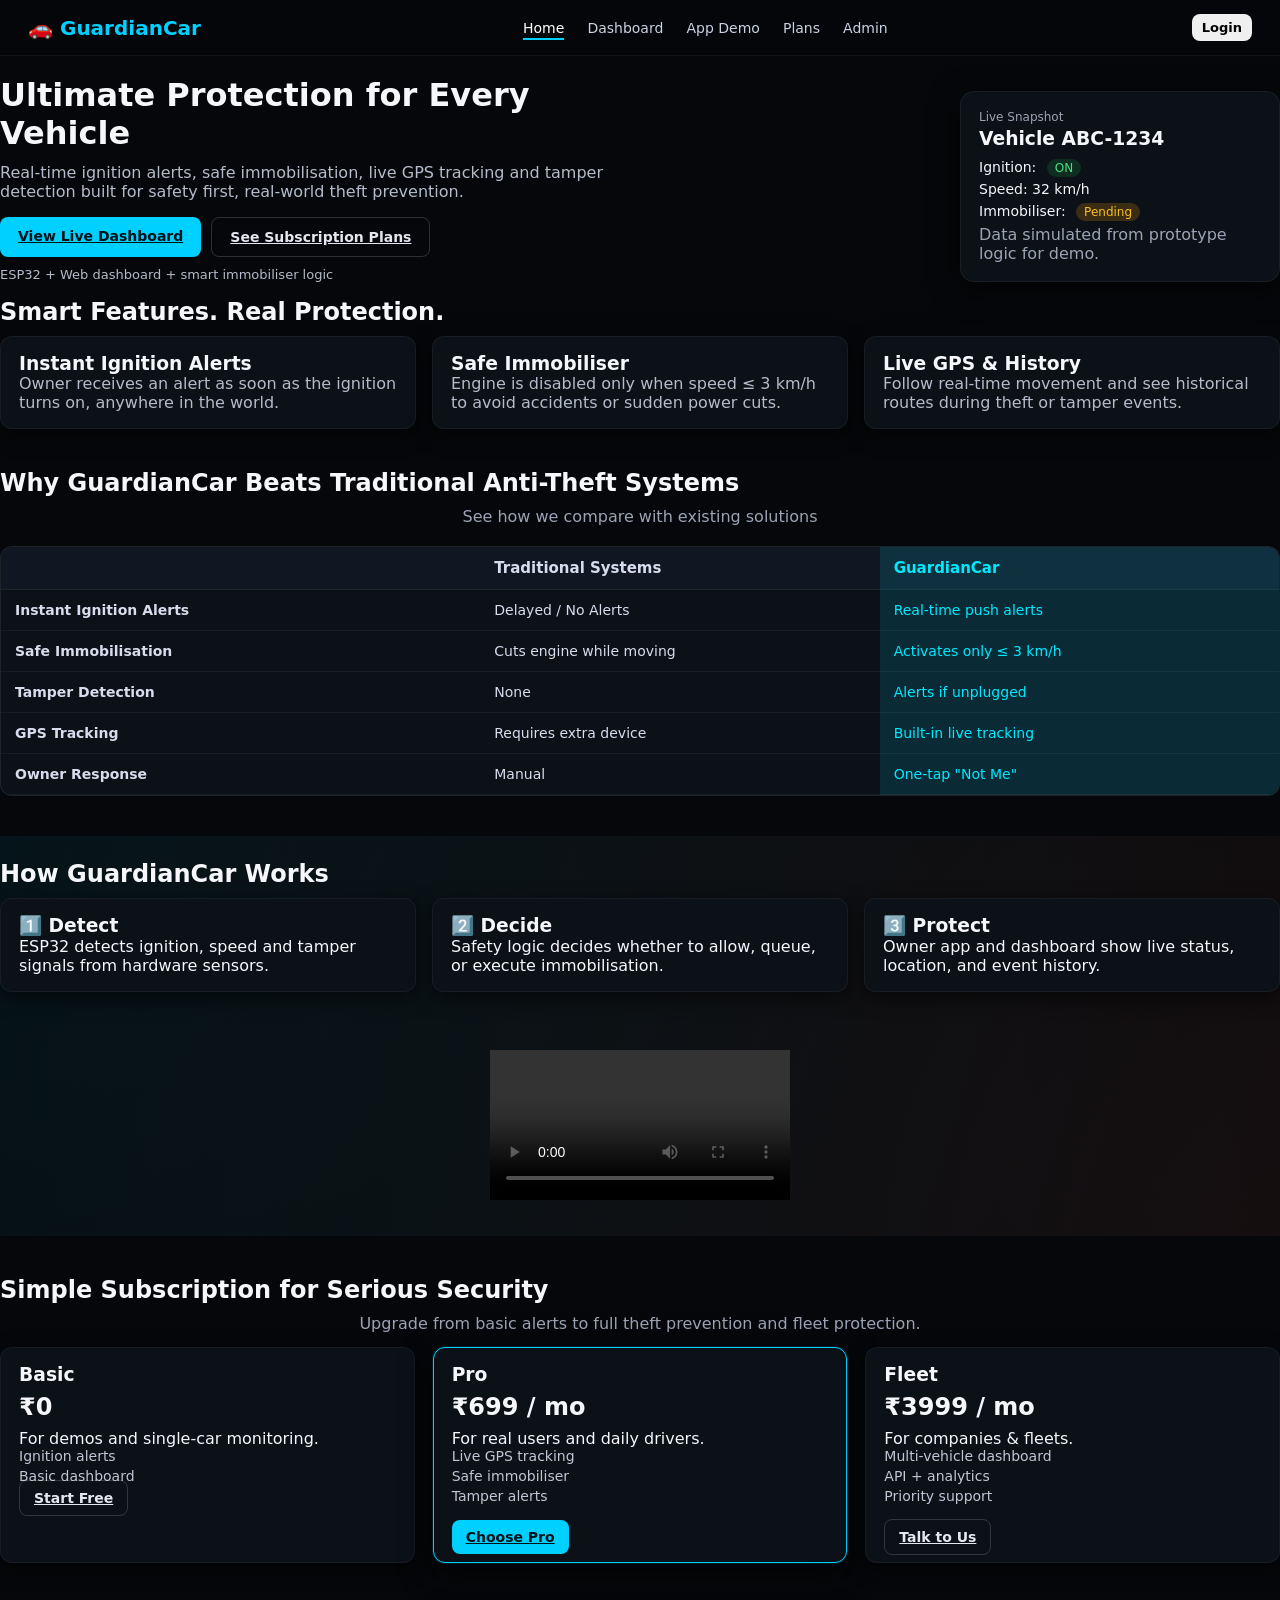
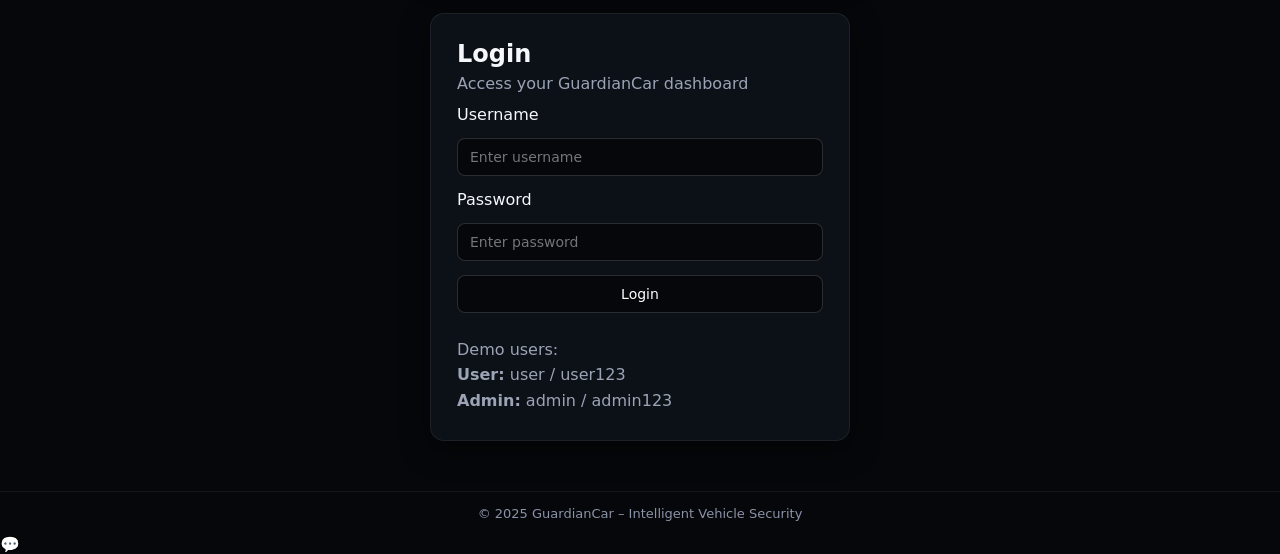
<file: index.html>
<!DOCTYPE html>
<html lang="en">
<head>
  <meta charset="UTF-8" />
  <meta name="viewport" content="width=device-width, initial-scale=1.0" />
  <title>GuardianCar – Intelligent Vehicle Safety</title>
  
  <link rel="stylesheet" href="style.css" />

  <script defer src="script.js"></script>
</head>

<body class="theme-dark">

 
  <header class="navbar">
    <div class="logo">🚗 GuardianCar</div>
    <nav>
      <a href="index.html" class="active">Home</a>
      <a href="dashboard.html">Dashboard</a>
      <a href="appdemo.html">App Demo</a>
      <a href="pricing.html">Plans</a>
      <a href="admin.html">Admin</a>
    </nav>
    <button class="btn small" onclick="goLogin()">Login</button>
  </header>

  
  <section class="hero">
    <div class="hero-left">
      <h1>Ultimate Protection for Every Vehicle</h1>
      <p>
        Real-time ignition alerts, safe immobilisation, live GPS tracking and tamper detection 
        built for safety first, real-world theft prevention.
      </p>
      <div class="hero-buttons">
        <a href="dashboard.html" class="btn primary large">View Live Dashboard</a>
        <a href="pricing.html" class="btn ghost large">See Subscription Plans</a>
      </div>
      <p class="hero-note"> ESP32 + Web dashboard + smart immobiliser logic</p>
    </div>

    <div class="hero-right">
      <div class="hero-card">
        <p class="hero-label">Live Snapshot</p>
        <h3>Vehicle ABC-1234</h3>
        <ul>
          <li>Ignition: <span class="tag tag-green">ON</span></li>
          <li>Speed: <span>32 km/h</span></li>
          <li>Immobiliser: <span class="tag tag-amber">Pending</span></li>
        </ul>
        <p class="muted small">Data simulated from prototype logic for demo.</p>
      </div>
    </div>
  </section>

 
  <section class="section">
    <h2>Smart Features. Real Protection.</h2>
    <div class="grid-3">
      <div class="card feature-card">
        <h3>Instant Ignition Alerts</h3>
        <p>Owner receives an alert as soon as the ignition turns on, anywhere in the world.</p>
      </div>

      <div class="card feature-card">
        <h3>Safe Immobiliser</h3>
        <p>Engine is disabled only when speed ≤ 3 km/h to avoid accidents or sudden power cuts.</p>
      </div>

      <div class="card feature-card">
        <h3>Live GPS & History</h3>
        <p>Follow real-time movement and see historical routes during theft or tamper events.</p>
      </div>
    </div>
  </section>

  
  <section class="section comparison">
    <h2>Why GuardianCar Beats Traditional Anti-Theft Systems</h2>
    <p class="muted center small">See how we compare with existing solutions</p>

    <div class="comparison-table">
      <div class="row header">
        <div class="cell"></div>
        <div class="cell bold">Traditional Systems</div>
        <div class="cell bold highlight">GuardianCar</div>
      </div>

      <div class="row">
        <div class="cell title">Instant Ignition Alerts</div>
        <div class="cell"> Delayed / No Alerts</div>
        <div class="cell highlight"> Real-time push alerts</div>
      </div>

      <div class="row">
        <div class="cell title">Safe Immobilisation</div>
        <div class="cell"> Cuts engine while moving</div>
        <div class="cell highlight"> Activates only ≤ 3 km/h</div>
      </div>

      <div class="row">
        <div class="cell title">Tamper Detection</div>
        <div class="cell"> None</div>
        <div class="cell highlight"> Alerts if unplugged</div>
      </div>

      <div class="row">
        <div class="cell title">GPS Tracking</div>
        <div class="cell"> Requires extra device</div>
        <div class="cell highlight">  Built-in live tracking</div>
      </div>

      <div class="row">
        <div class="cell title">Owner Response</div>
        <div class="cell"> Manual</div>
        <div class="cell highlight"> One-tap "Not Me"</div>
      </div>
    </div>
  </section>

  
  <section class="section alt">
    <h2>How GuardianCar Works</h2>
    <div class="grid-3">
      <div class="card">
        <h3>1️⃣ Detect</h3>
        <p>ESP32 detects ignition, speed and tamper signals from hardware sensors.</p>
      </div>
      <div class="card">
        <h3>2️⃣ Decide</h3>
        <p>Safety logic decides whether to allow, queue, or execute immobilisation.</p>
      </div>
      <div class="card">
        <h3>3️⃣ Protect</h3>
        <p>Owner app and dashboard show live status, location, and event history.</p>
      </div>
    </div>

    <br><br>

    
    <div style="display:flex; justify-content:center; margin-top:20px;">
      <video src="real2.mp4" controls></video>
    </div>
  </section>

  
  <section class="section">
    <h2>Simple Subscription for Serious Security</h2>
    <p class="muted center">Upgrade from basic alerts to full theft prevention and fleet protection.</p>

    <div class="pricing-grid">
      <div class="card price-card">
        <h3>Basic</h3>
        <h1>₹0</h1>
        <p>For demos and single-car monitoring.</p>
        <ul class="price-list">
          <li>Ignition alerts</li>
          <li>Basic dashboard</li>
        </ul>
        <a href="pricing.html" class="btn ghost full">Start Free</a>
      </div>

      <div class="card price-card highlight">
        <h3>Pro</h3>
        <h1>₹699 / mo</h1>
        <p>For real users and daily drivers.</p>
        <ul class="price-list">
          <li>Live GPS tracking</li>
          <li>Safe immobiliser</li>
          <li>Tamper alerts</li>
        </ul>
        <br>
        <a href="pricing.html" class="btn primary full">Choose Pro</a>
      </div>

      <div class="card price-card">
        <h3>Fleet</h3>
        <h1>₹3999 / mo</h1>
        <p>For companies & fleets.</p>
        <ul class="price-list">
          <li>Multi-vehicle dashboard</li>
          <li>API + analytics</li>
          <li>Priority support</li>
        </ul>
        <br>
        <a href="pricing.html" class="btn ghost full">Talk to Us</a>
      </div>
    </div>
  </section>

 
  <section id="login" class="login-section">
    <div class="login-card">
      <h2>Login</h2>
      <p class="muted small">Access your GuardianCar dashboard</p>

      <form action="dashboard.html" method="post">
        <label>Username</label>
        <input type="text" id="username" placeholder="Enter username" required>

        <label>Password</label>
        <input type="password" id="password" placeholder="Enter password" required>

        <input type="submit" value="Login">
        <p class="muted small demo-info">
          Demo users: <br>
          <b>User:</b> user / user123 <br>
          <b>Admin:</b> admin / admin123
        </p>
      </form>
    </div>
  </section>

  
  <footer class="footer">
    <p>© 2025 GuardianCar – Intelligent Vehicle Security</p>
  </footer>

  
  <div class="gc-chatbot-button" onclick="gcToggleChatbot()">
    💬
  </div>


  <div id="gcChatbot" class="gc-chatbot-window">
    <div class="gc-chatbot-header">
      <span>🚗 GuardianCar Assistant</span>
      <button onclick="gcToggleChatbot()">✖</button>
    </div>

    <div id="gcChatArea" class="gc-chatbot-messages">
      <div class="gc-bot-msg">👋 Hi! I’m your GuardianCar assistant. How can I help?</div>
      <div class="gc-bot-msg">
        Try asking:<br>
        • What is immobiliser?<br>
        • How does “Not Me” work?<br>
        • Is it safe?<br>
        
      </div>
    </div>

    <div class="gc-chatbot-input">
      <input id="gcUserInput" type="text" placeholder="Type your question..." onkeydown="gcKey(event)">
      <button onclick="gcSend()">➤</button>
    </div>
  </div>

</body>
</html>
</file>
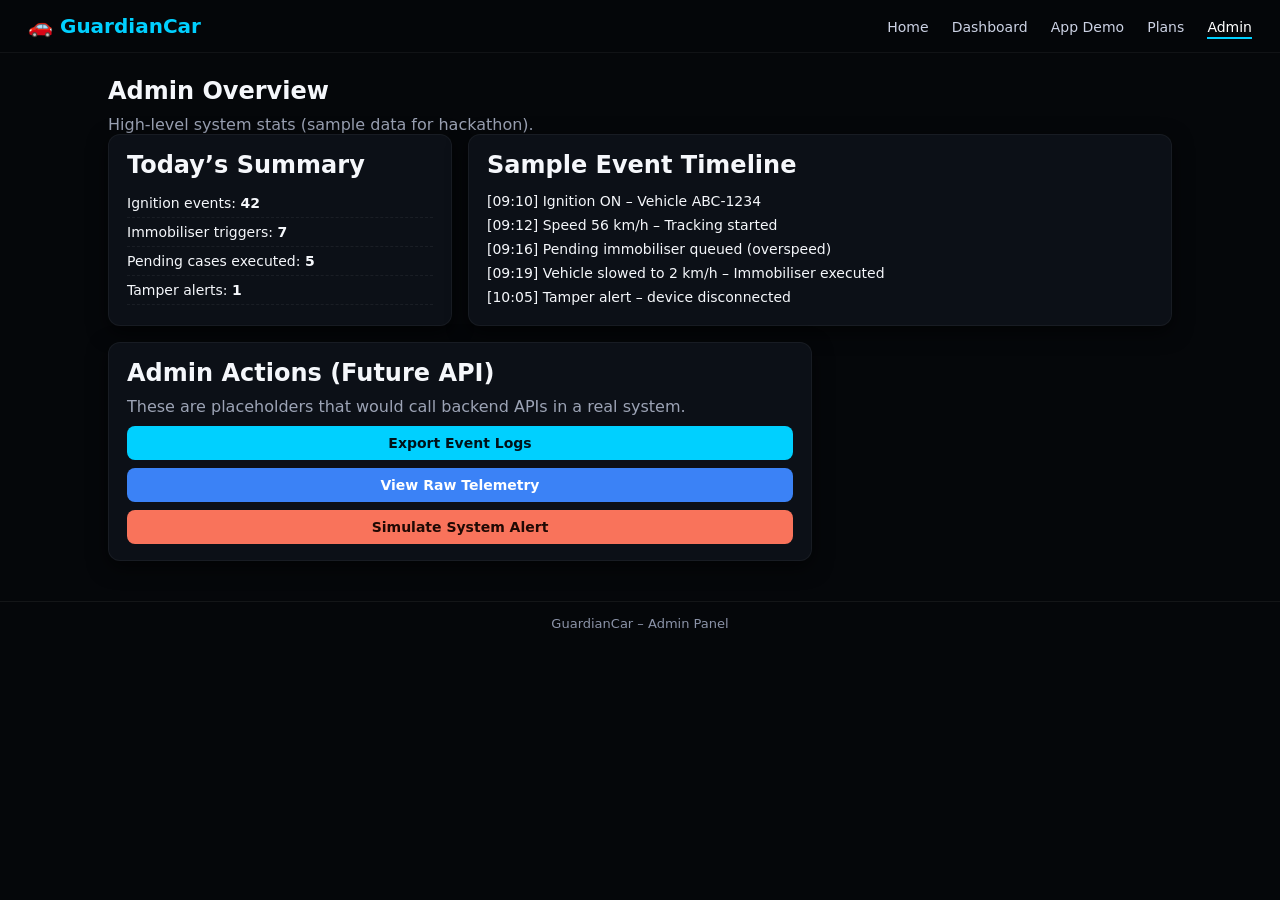
<file: admin.html>
<!DOCTYPE html>
<html lang="en">
<head>
  <meta charset="UTF-8" />
  <meta name="viewport" content="width=device-width, initial-scale=1.0" />
  <title>GuardianCar – Admin Panel</title>
  <link rel="stylesheet" href="style.css" />
</head>
<body class="theme-dark">

  <header class="navbar">
    <div class="logo">🚗 GuardianCar</div>
    <nav>
      <a href="index.html">Home</a>
      <a href="dashboard.html">Dashboard</a>
      <a href="appdemo.html">App Demo</a>
      <a href="pricing.html">Plans</a>
      <a href="admin.html" class="active">Admin</a>
    </nav>
  </header>

  <main class="page">
    <section class="section">
      <h1>Admin Overview</h1>
      <p class="muted">High-level system stats (sample data for hackathon).</p>

      <div class="dash-layout">
        <div class="card">
          <h2>Today’s Summary</h2>
          <ul class="status-list">
            <li>Ignition events: <strong>42</strong></li>
            <li>Immobiliser triggers: <strong>7</strong></li>
            <li>Pending cases executed: <strong>5</strong></li>
            <li>Tamper alerts: <strong>1</strong></li>
          </ul>
        </div>

        <div class="card span-2">
          <h2>Sample Event Timeline</h2>
          <ul class="event-list">
            <li>[09:10] Ignition ON – Vehicle ABC-1234</li>
            <li>[09:12] Speed 56 km/h – Tracking started</li>
            <li>[09:16] Pending immobiliser queued (overspeed)</li>
            <li>[09:19] Vehicle slowed to 2 km/h – Immobiliser executed</li>
            <li>[10:05] Tamper alert – device disconnected</li>
          </ul>
        </div>

        <div class="card span-2">
          <h2>Admin Actions (Future API)</h2>
          <p class="muted small">These are placeholders that would call backend APIs in a real system.</p>
          <div class="control-buttons">
            <button class="btn primary">Export Event Logs</button>
            <button class="btn alt">View Raw Telemetry</button>
            <button class="btn danger">Simulate System Alert</button>
          </div>
        </div>
      </div>
    </section>
  </main>

  <footer class="footer">
    <p>GuardianCar – Admin Panel</p>
  </footer>
</body>
</html>
</file>
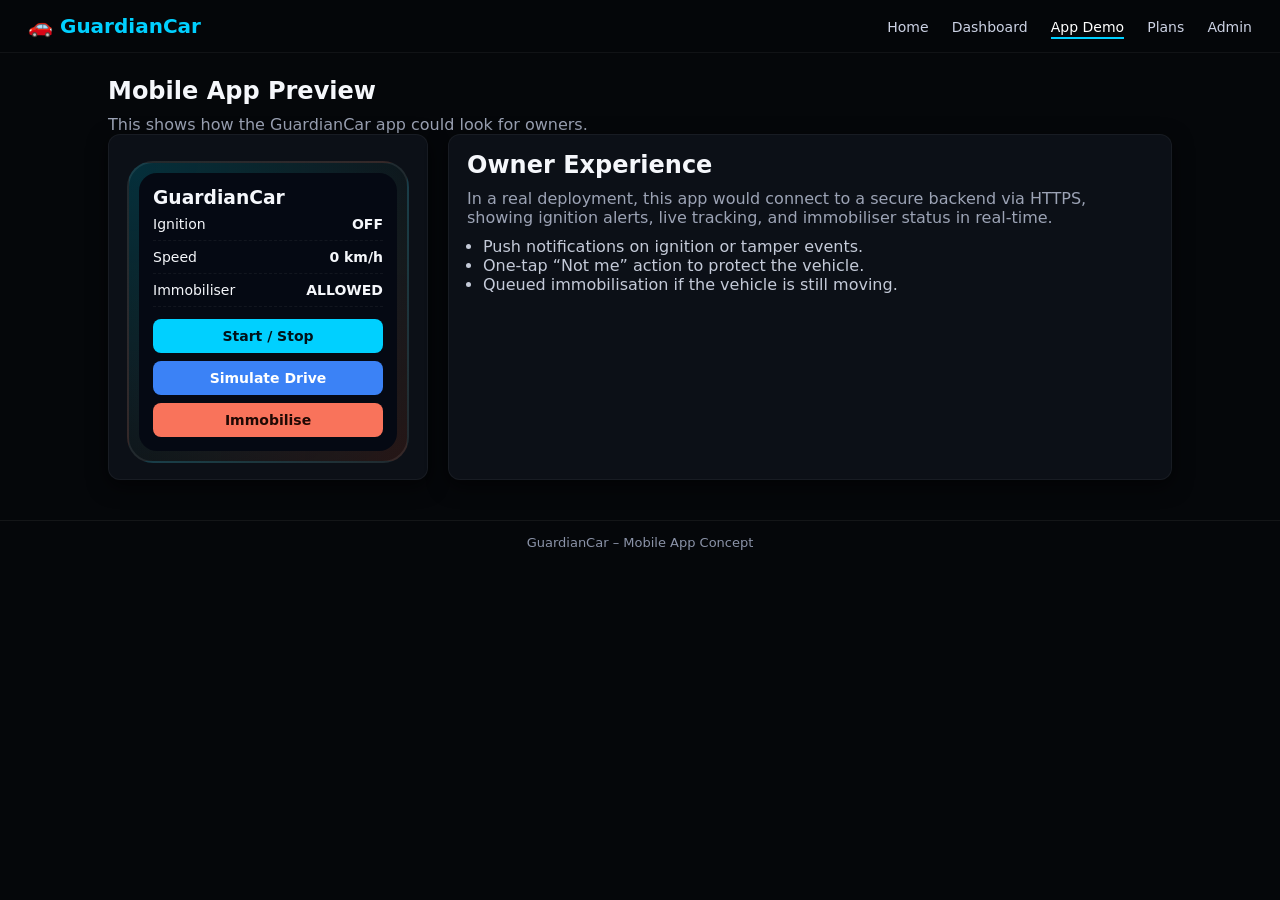
<file: appdemo.html>
<!DOCTYPE html>
<html lang="en">
<head>
  <meta charset="UTF-8" />
  <meta name="viewport" content="width=device-width, initial-scale=1.0" />
  <title>GuardianCar – Mobile App Demo</title>
  <link rel="stylesheet" href="style.css" />
</head>
<body class="theme-dark">

  <header class="navbar">
    <div class="logo">🚗 GuardianCar</div>
    <nav>
      <a href="index.html">Home</a>
      <a href="dashboard.html">Dashboard</a>
      <a href="appdemo.html" class="active">App Demo</a>
      <a href="pricing.html">Plans</a>
      <a href="admin.html">Admin</a>
    </nav>
  </header>

  <main class="page">
    <section class="section">
      <h1>Mobile App Preview</h1>
      <p class="muted">This shows how the GuardianCar app could look for owners.</p>

      <div class="appdemo-layout">

        <div class="card phone-card">
          <div class="phone-frame">
            <div class="phone-screen">
              <h3>GuardianCar</h3>

              <div class="app-row">
                <span>Ignition</span>
                <strong id="aIgn">OFF</strong>
              </div>
              <div class="app-row">
                <span>Speed</span>
                <strong id="aSpeed">0 km/h</strong>
              </div>
              <div class="app-row">
                <span>Immobiliser</span>
                <strong id="aImmo">ALLOWED</strong>
              </div>

              <div class="app-buttons">
                <button class="btn primary full" id="aBtnIgn">Start / Stop</button>
                <button class="btn alt full" id="aBtnSpeed">Simulate Drive</button>
                <button class="btn danger full" id="aBtnImmo">Immobilise</button>
              </div>
            </div>
          </div>
        </div>

        <div class="card">
          <h2>Owner Experience</h2>
          <p class="muted">
            In a real deployment, this app would connect to a secure backend via HTTPS,
            showing ignition alerts, live tracking, and immobiliser status in real-time.
          </p>
          <ul class="info-list">
            <li>Push notifications on ignition or tamper events.</li>
            <li>One-tap “Not me” action to protect the vehicle.</li>
            <li>Queued immobilisation if the vehicle is still moving.</li>
          </ul>
        </div>

      </div>
    </section>
  </main>

  <footer class="footer">
    <p>GuardianCar – Mobile App Concept</p>
  </footer>

  <script>
    const appState = { ign: false, speed: 0, immo: false };

    function renderApp() {
      document.getElementById('aIgn').textContent = appState.ign ? 'ON' : 'OFF';
      document.getElementById('aSpeed').textContent = `${appState.speed} km/h`;
      document.getElementById('aImmo').textContent = appState.immo ? 'IMMOBILISED' : 'ALLOWED';
    }

    document.getElementById('aBtnIgn').onclick = () => {
      appState.ign = !appState.ign;
      if (!appState.ign) appState.speed = 0;
      renderApp();
    };

    document.getElementById('aBtnSpeed').onclick = () => {
      if (!appState.ign) return;
      appState.speed = Math.floor(Math.random() * 100);
      renderApp();
    };

    document.getElementById('aBtnImmo').onclick = () => {
      if (appState.speed > 3) {
        alert('In real system, immobiliser would queue until the car stops.');
      }
      appState.immo = !appState.immo;
      renderApp();
    };

    renderApp();
  </script>
</body>
</html>
</file>
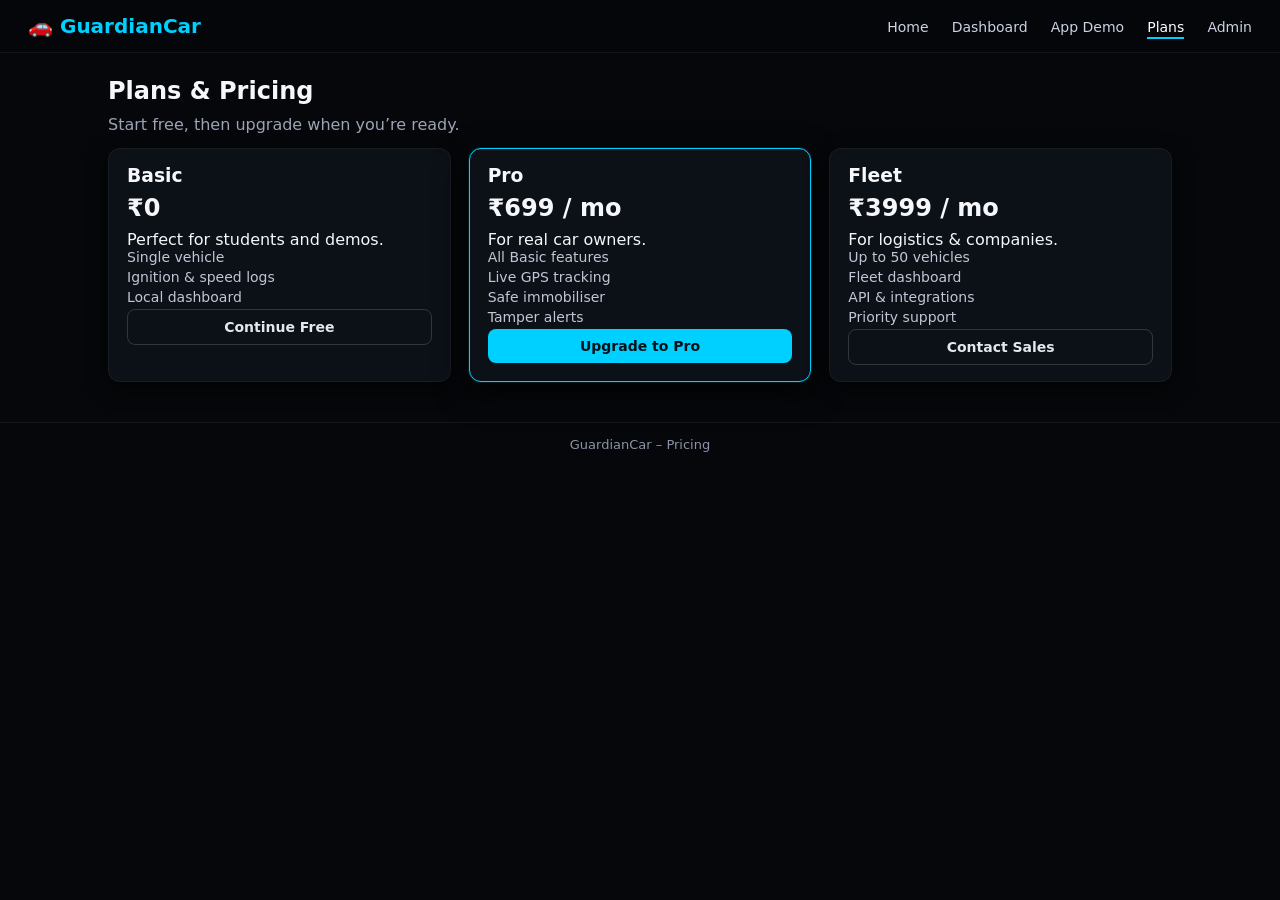
<file: pricing.html>
<!DOCTYPE html>
<html lang="en">
<head>
  <meta charset="UTF-8" />
  <meta name="viewport" content="width=device-width, initial-scale=1.0" />
  <title>GuardianCar – Plans & Pricing</title>
  <link rel="stylesheet" href="style.css" />
</head>
<body class="theme-dark">

  <header class="navbar">
    <div class="logo">🚗 GuardianCar</div>
    <nav>
      <a href="index.html">Home</a>
      <a href="dashboard.html">Dashboard</a>
      <a href="appdemo.html">App Demo</a>
      <a href="pricing.html" class="active">Plans</a>
      <a href="admin.html">Admin</a>
    </nav>
  </header>

  <main class="page">
    <section class="section">
      <h1>Plans & Pricing</h1>
      <p class="muted">Start free, then upgrade when you’re ready.</p>

      <div class="pricing-grid">
        <div class="card price-card">
          <h3>Basic</h3>
          <h1>₹0</h1>
          <p>Perfect for students and demos.</p>
          <ul class="price-list">
            <li>Single vehicle</li>
            <li>Ignition & speed logs</li>
            <li>Local dashboard</li>
          </ul>
          <button class="btn ghost full">Continue Free</button>
        </div>

        <div class="card price-card highlight">
          <h3>Pro</h3>
          <h1>₹699 / mo</h1>
          <p>For real car owners.</p>
          <ul class="price-list">
            <li>All Basic features</li>
            <li>Live GPS tracking</li>
            <li>Safe immobiliser</li>
            <li>Tamper alerts</li>
          </ul>
          <button class="btn primary full">Upgrade to Pro</button>
        </div>

        <div class="card price-card">
          <h3>Fleet</h3>
          <h1>₹3999 / mo</h1>
          <p>For logistics & companies.</p>
          <ul class="price-list">
            <li>Up to 50 vehicles</li>
            <li>Fleet dashboard</li>
            <li>API & integrations</li>
            <li>Priority support</li>
          </ul>
          <button class="btn ghost full">Contact Sales</button>
        </div>
      </div>
    </section>
  </main>

  <footer class="footer">
    <p>GuardianCar – Pricing</p>
  </footer>
</body>
</html>
</file>
<file: style.css>
* {
  margin: 0;
  padding: 0;
  box-sizing: border-box;
  font-family: "Poppins", system-ui, -apple-system, sans-serif;
}

body {
  background: #05070a;
  color: #f5f7fb;
}

.navbar {
  position: sticky;
  top: 0;
  z-index: 10;
  display: flex;
  align-items: center;
  justify-content: space-between;
  padding: 14px 28px;
  background: rgba(5, 7, 10, 0.97);
  border-bottom: 1px solid rgba(255, 255, 255, 0.05);
}

.logo {
  font-weight: 700;
  font-size: 20px;
  color: #00d0ff;
}

.navbar nav a {
  margin-left: 18px;
  text-decoration: none;
  color: #ccd2e4;
  font-size: 14px;
  padding-bottom: 2px;
  border-bottom: 2px solid transparent;
  transition: 0.25s;
}

.navbar nav a:hover,
.navbar nav a.active {
  color: #ffffff;
  border-bottom-color: #00d0ff;
}

.btn {
  border: none;
  cursor: pointer;
  padding: 9px 14px;
  border-radius: 8px;
  font-size: 14px;
  font-weight: 600;
}

.btn.small {
  padding: 6px 10px;
  font-size: 13px;
}

.btn.primary {
  background: #00d0ff;
  color: #001219;
}

.btn.alt {
  background: #3b82f6;
  color: #ffffff;
}

.btn.ghost {
  background: transparent;
  color: #e5e7f0;
  border: 1px solid rgba(255, 255, 255, 0.16);
}

.btn.danger {
  background: #f9735b;
  color: #200904;
}

.btn.large {
  padding: 11px 18px;
}

.btn.full {
  width: 100%;
}


.page {
  max-width: 1100px;
  margin: 24px auto 40px;
  padding: 0 18px;
}

.section {
  margin-bottom: 40px;
}

.section h1,
.section h2 {
  margin-bottom: 10px;
}

.muted {
  color: #9ca3b5;
}

.center {
  text-align: center;
}


.hero {
  display: flex;
  flex-wrap: wrap;
  gap: 32px;
  align-items: center;
  margin-top: 20px;
}

.hero-left {
  flex: 1;
  min-width: 260px;
}

.hero-left h1 {
  font-size: 32px;
  line-height: 1.2;
  margin-bottom: 10px;
}

.hero-left p {
  color: #b5bbca;
  margin-bottom: 16px;
}

.hero-buttons {
  display: flex;
  flex-wrap: wrap;
  gap: 10px;
  margin-bottom: 10px;
}

.hero-note {
  font-size: 13px;
  color: #8b93a8;
}

.hero-right {
  flex: 1;
  min-width: 260px;
  display: flex;
  justify-content: flex-end;
}

.hero-card {
  background: #0c1017;
  border-radius: 14px;
  padding: 18px;
  border: 1px solid rgba(255, 255, 255, 0.06);
  box-shadow: 0 8px 30px rgba(0, 0, 0, 0.7);
  max-width: 320px;
}

.hero-label {
  font-size: 12px;
  color: #9ca3b5;
  margin-bottom: 4px;
}

.hero-card h3 {
  margin-bottom: 10px;
}

.hero-card ul {
  list-style: none;
  padding-left: 0;
  font-size: 14px;
}

.hero-card li {
  margin-bottom: 6px;
}

.tag {
  padding: 2px 8px;
  border-radius: 999px;
  font-size: 12px;
  margin-left: 6px;
}

.tag-green {
  background: #16a34a33;
  color: #4ade80;
}

.tag-amber {
  background: #f59e0b33;
  color: #fbbf24;
}


.grid-3 {
  display: grid;
  grid-template-columns: repeat(auto-fit, minmax(240px, 1fr));
  gap: 16px;
}

.grid-4 {
  display: grid;
  grid-template-columns: repeat(auto-fit, minmax(210px, 1fr));
  gap: 16px;
}

.card {
  background: #0c1017;
  border-radius: 12px;
  padding: 16px 18px;
  border: 1px solid rgba(255, 255, 255, 0.05);
  box-shadow: 0 6px 20px rgba(0, 0, 0, 0.6);
}

.feature-card p {
  color: #b5bbca;
}


.section.alt {
  background: radial-gradient(circle at top left, #00d0ff11, transparent),
              radial-gradient(circle at bottom right, #f9735b11, transparent);
  margin-left: -18px;
  margin-right: -18px;
  padding: 24px 18px 36px;
}


.pricing-grid {
  display: grid;
  grid-template-columns: repeat(auto-fit, minmax(230px, 1fr));
  gap: 18px;
  margin-top: 14px;
}

.price-card h1 {
  margin: 8px 0;
}

.price-list {
  list-style: none;
  padding-left: 0;
  color: #c1c6d5;
  font-size: 14px;
}

.price-list li {
  margin-bottom: 4px;
}

.price-card.highlight {
  border: 1px solid #00d0ff;
  box-shadow: 0 0 0 1px #00d0ff22, 0 10px 32px rgba(0, 0, 0, 0.8);
}

.dash-layout {
  display: grid;
  grid-template-columns: repeat(auto-fit, minmax(260px, 1fr));
  gap: 16px;
}

.span-2 {
  grid-column: span 2;
}

.status-list {
  list-style: none;
  padding-left: 0;
  font-size: 14px;
}

.status-list li {
  padding: 6px 0;
  border-bottom: 1px dashed rgba(255, 255, 255, 0.06);
}

.control-buttons {
  display: flex;
  flex-direction: column;
  gap: 8px;
  margin-top: 10px;
}

.event-log {
  max-height: 260px;
  overflow-y: auto;
  font-size: 13px;
}

.log-entry {
  padding: 6px 8px;
  border-radius: 8px;
  margin-bottom: 6px;
  background: rgba(255, 255, 255, 0.02);
}


.appdemo-layout {
  display: grid;
  grid-template-columns: minmax(260px, 320px) minmax(260px, 1fr);
  gap: 20px;
}

.phone-card {
  max-width: 360px;
}

.phone-frame {
  margin-top: 10px;
  border-radius: 26px;
  padding: 10px;
  background: radial-gradient(circle at 0% 0%, #00d0ff33, transparent),
              radial-gradient(circle at 100% 100%, #f9735b22, transparent),
              #05070a;
  border: 2px solid rgba(255, 255, 255, 0.08);
}

.phone-screen {
  background: #050913;
  border-radius: 18px;
  padding: 14px;
}

.app-row {
  display: flex;
  justify-content: space-between;
  padding: 8px 0;
  border-bottom: 1px dashed rgba(255, 255, 255, 0.05);
  font-size: 14px;
}

.app-buttons {
  margin-top: 12px;
  display: flex;
  flex-direction: column;
  gap: 8px;
}

.info-list {
  list-style: disc;
  padding-left: 16px;
  margin-top: 10px;
  color: #c4cad8;
}


.event-list {
  list-style: none;
  padding-left: 0;
  font-size: 14px;
}

.event-list li {
  padding: 4px 0;
}

.footer {
  padding: 14px;
  text-align: center;
  border-top: 1px solid rgba(255, 255, 255, 0.06);
  color: #8b93a8;
  font-size: 13px;
}


@media (max-width: 820px) {
  .hero {
    flex-direction: column;
  }
  .hero-right {
    justify-content: center;
  }
  .span-2 {
    grid-column: span 1;
  }
  .appdemo-layout {
    grid-template-columns: 1fr;
  }
}

.center-area {
  display: flex;
  justify-content: center;
  margin-top: 40px;
}

.login-box {
  width: 100%;
  max-width: 420px;
  background: #0c1017;
  padding: 26px;
  border-radius: 14px;
  box-shadow: 0 8px 30px rgba(0,0,0,0.6);
  border: 1px solid rgba(255,255,255,0.05);
  animation: fadeIn 0.4s ease;
}

.login-box h1 {
  margin-bottom: 8px;
  font-size: 26px;
}

.login-box form {
  margin-top: 16px;
  display: flex;
  flex-direction: column;
  gap: 12px;
}

.login-box input {
  padding: 10px 12px;
  border-radius: 8px;
  border: 1px solid rgba(255,255,255,0.12);
  background: #05070a;
  color: #fff;
}

.login-btn {
  margin-top: 6px;
}

.login-demo {
  margin-top: 18px;
  font-size: 14px;
  color: #bdc3d6;
}

.error-msg {
  color: #f9735b;
  min-height: 18px;
  font-size: 13px;
}


@keyframes fadeIn {
  from { opacity: 0; transform: translateY(8px); }
  to { opacity: 1; transform: translateY(0); }
}

.login-section {
  display: flex;
  justify-content: center;
  margin: 50px 0;
}

.login-card {
  width: 100%;
  max-width: 420px;
  background: #0c1017;
  padding: 26px;
  border-radius: 14px;
  box-shadow: 0 8px 28px rgba(0,0,0,0.5);
  border: 1px solid rgba(255,255,255,0.07);
  animation: fadeIn 0.4s ease;
}

.login-card h2 {
  margin-bottom: 6px;
  font-size: 24px;
}

.login-card form {
  margin-top: 12px;
  display: flex;
  flex-direction: column;
  gap: 14px;
}

.login-card input {
  padding: 10px 12px;
  border-radius: 8px;
  border: 1px solid rgba(255,255,255,0.15);
  background: #05070a;
  color: #fff;
  font-size: 14px;
}

.login-card input:focus {
  outline: none;
  border-color: #00d0ff;
  box-shadow: 0 0 0 2px #00d0ff33;
}

.demo-info {
  margin-top: 10px;
  line-height: 1.6;
}


.btn.full {
  width: 100%;
}


@keyframes fadeIn {
  from { opacity: 0; transform: translateY(10px); }
  to { opacity: 1; transform: translateY(0); }
}


.comparison-table {
  margin-top: 20px;
  border-radius: 12px;
  overflow: hidden;
  background: #0c1017;
  border: 1px solid rgba(255,255,255,0.08);
}

.comparison-table .row {
  display: grid;
  grid-template-columns: 1.2fr 1fr 1fr;
}

.comparison-table .header {
  background: #111722;
}

.comparison-table .cell {
  padding: 12px 14px;
  border-bottom: 1px solid rgba(255,255,255,0.05);
  font-size: 14px;
  color: #d8dcee;
}

.comparison-table .cell.title {
  font-weight: 600;
}

.comparison-table .cell.bold {
  font-weight: 700;
  font-size: 15px;
}

.comparison-table .cell.highlight {
  background: #00d0ff22;
  color: #00eaff;
}


.map-section {
  margin-top: 50px;
  text-align: center;
}

.map-container {
  position: relative;
  width: 100%;
  max-width: 700px;
  margin: 20px auto;
}

.map-img {
  width: 100%;
  border-radius: 12px;
  opacity: 0.95;
}

.map-pin {
  position: absolute;
  top: 50%;
  left: 50%;
  transform: translate(-50%, -60%);
}

.map-pin .pulse {
  width: 18px;
  height: 18px;
  background: #00eaff;
  border-radius: 50%;
  animation: pulse 1.4s infinite;
}

@keyframes pulse {
  0% { box-shadow: 0 0 0 0 rgba(0,234,255,0.8); }
  70% { box-shadow: 0 0 0 18px rgba(0,234,255,0); }
  100% { box-shadow: 0 0 0 0 transparent; }
}
.gc-chatbot-window {
  position: fixed;
  bottom: 90px;
  right: 22px;
  width: 300px;
  height: 380px;
  background: #0c1017;
  border-radius: 14px;
  border: 1px solid rgba(255,255,255,0.08);
  box-shadow: 0 8px 28px rgba(0,0,0,0.8);
  display: flex;
  flex-direction: column;
  overflow: hidden;
  z-index: 999999;
  visibility: hidden;   
  opacity: 0;
  transition: 0.25s ease;
}

.gc-chatbot-window.show {
  visibility: visible;
  opacity: 1;
}
</file>
